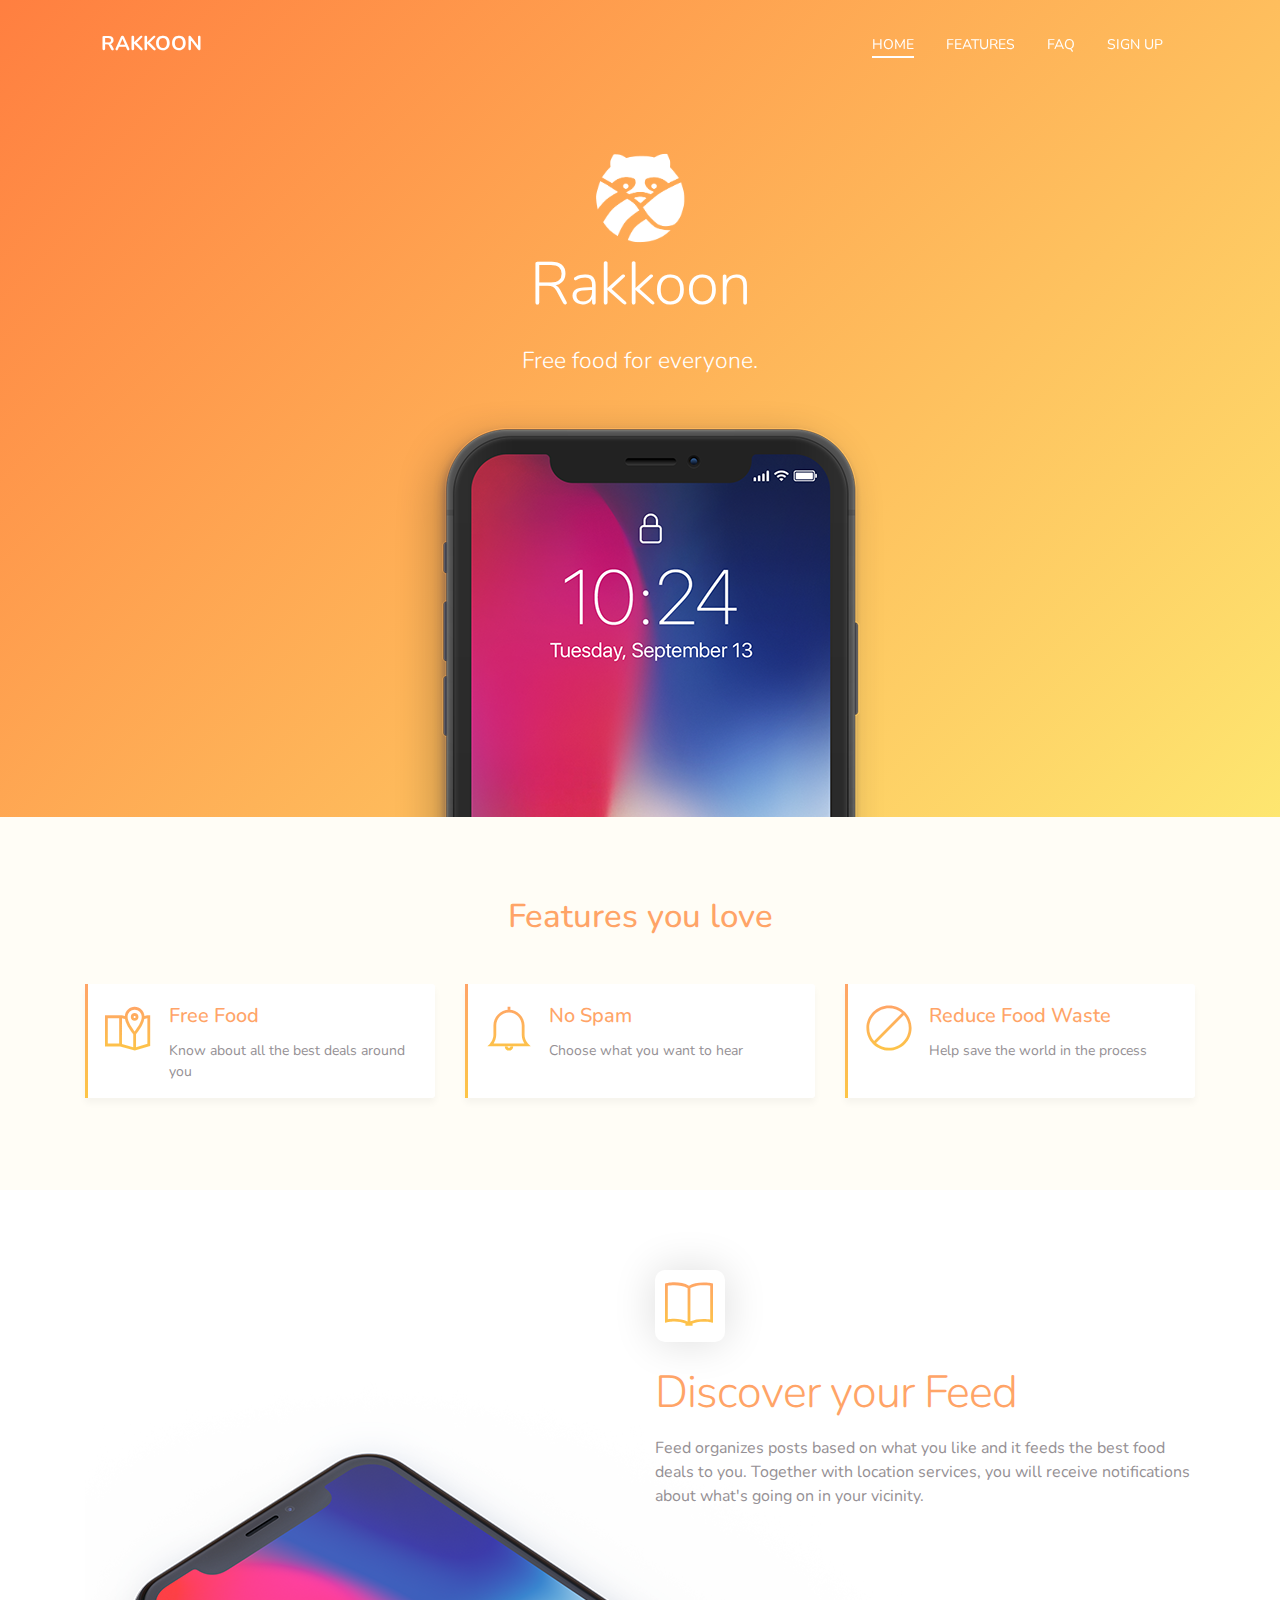
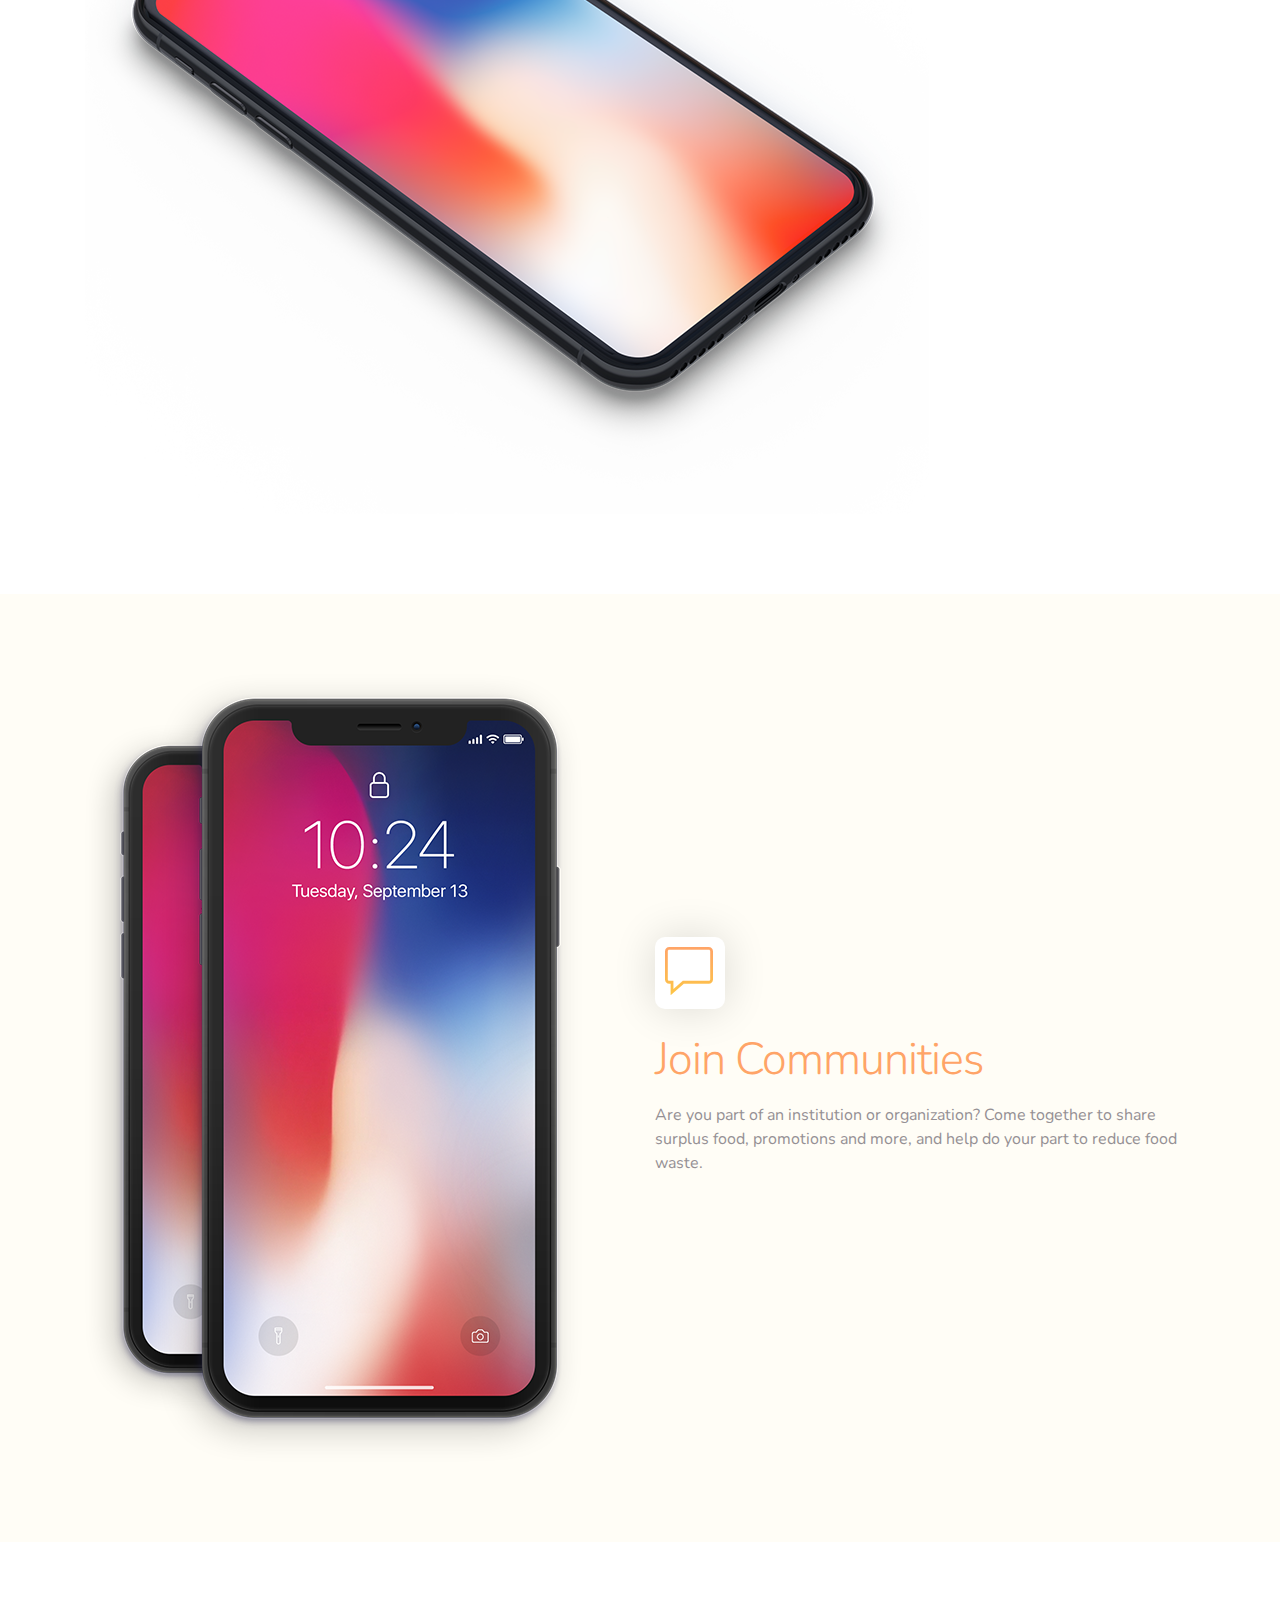
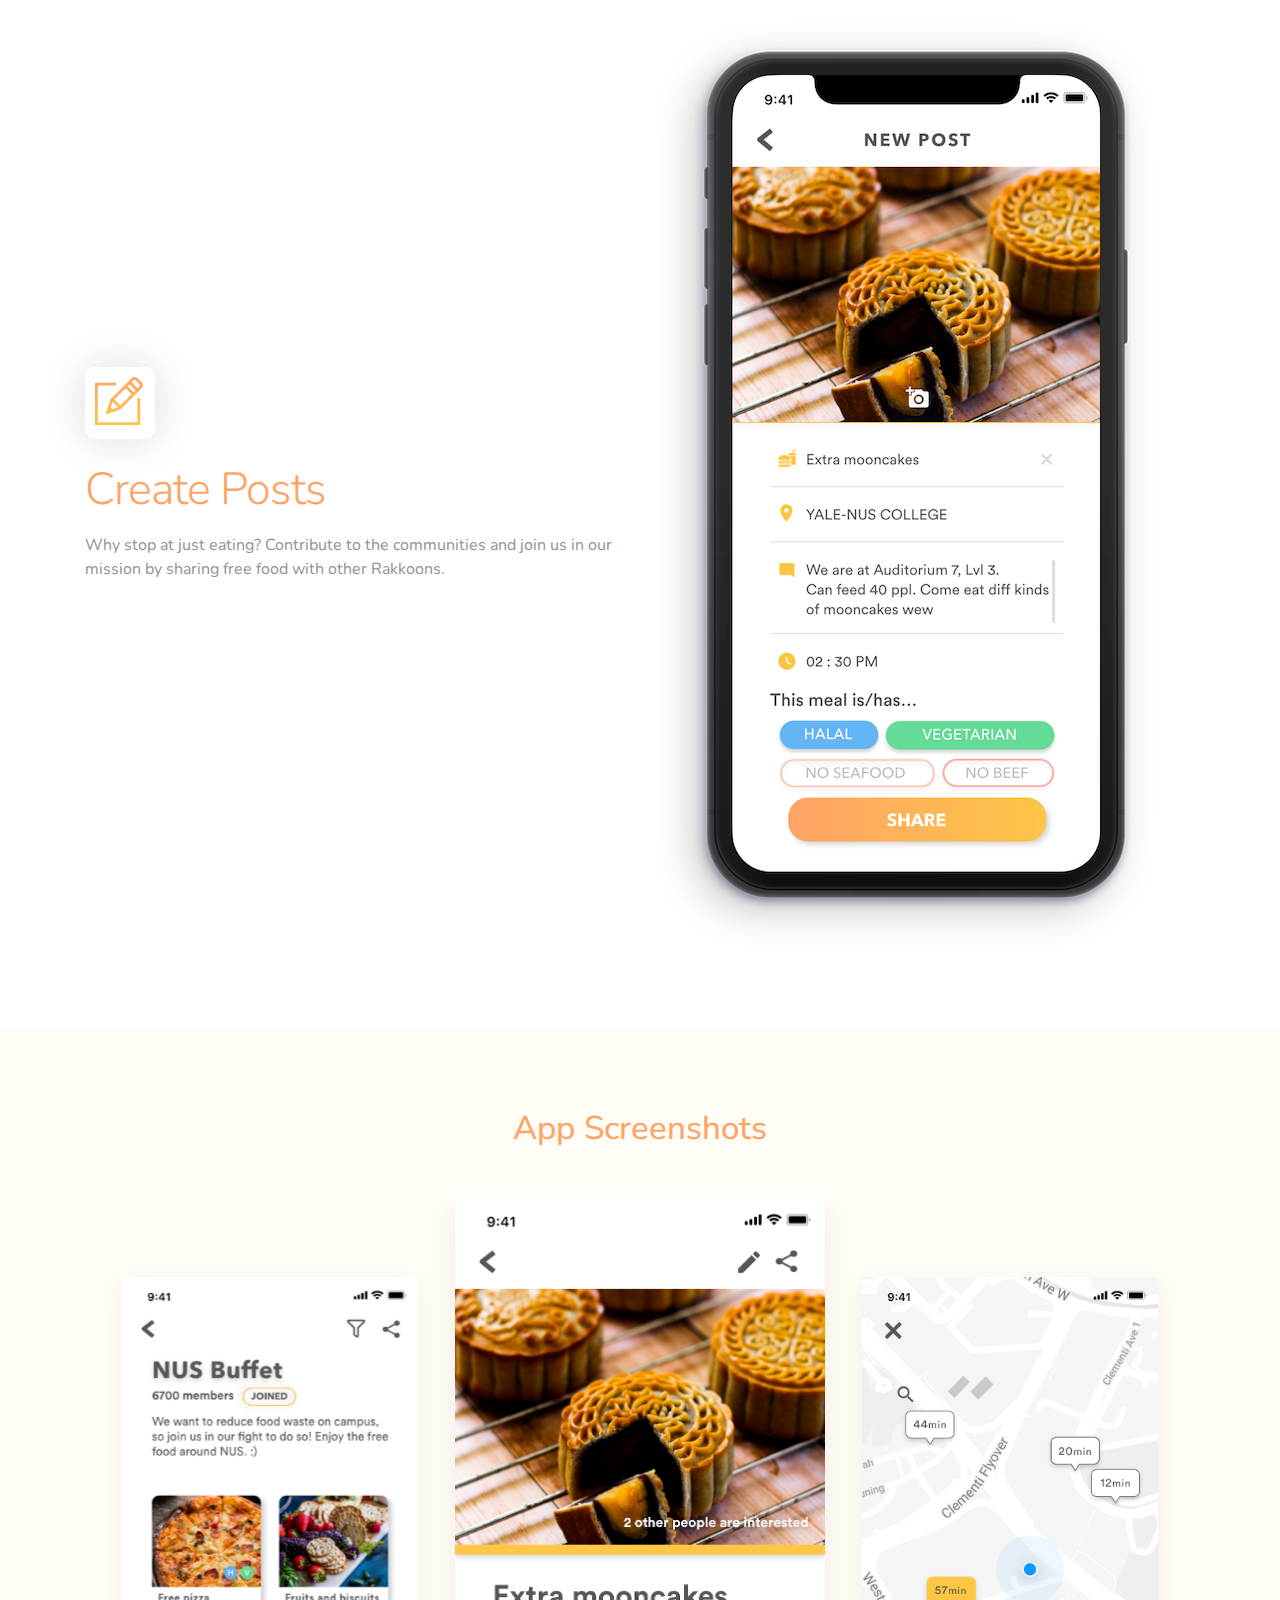
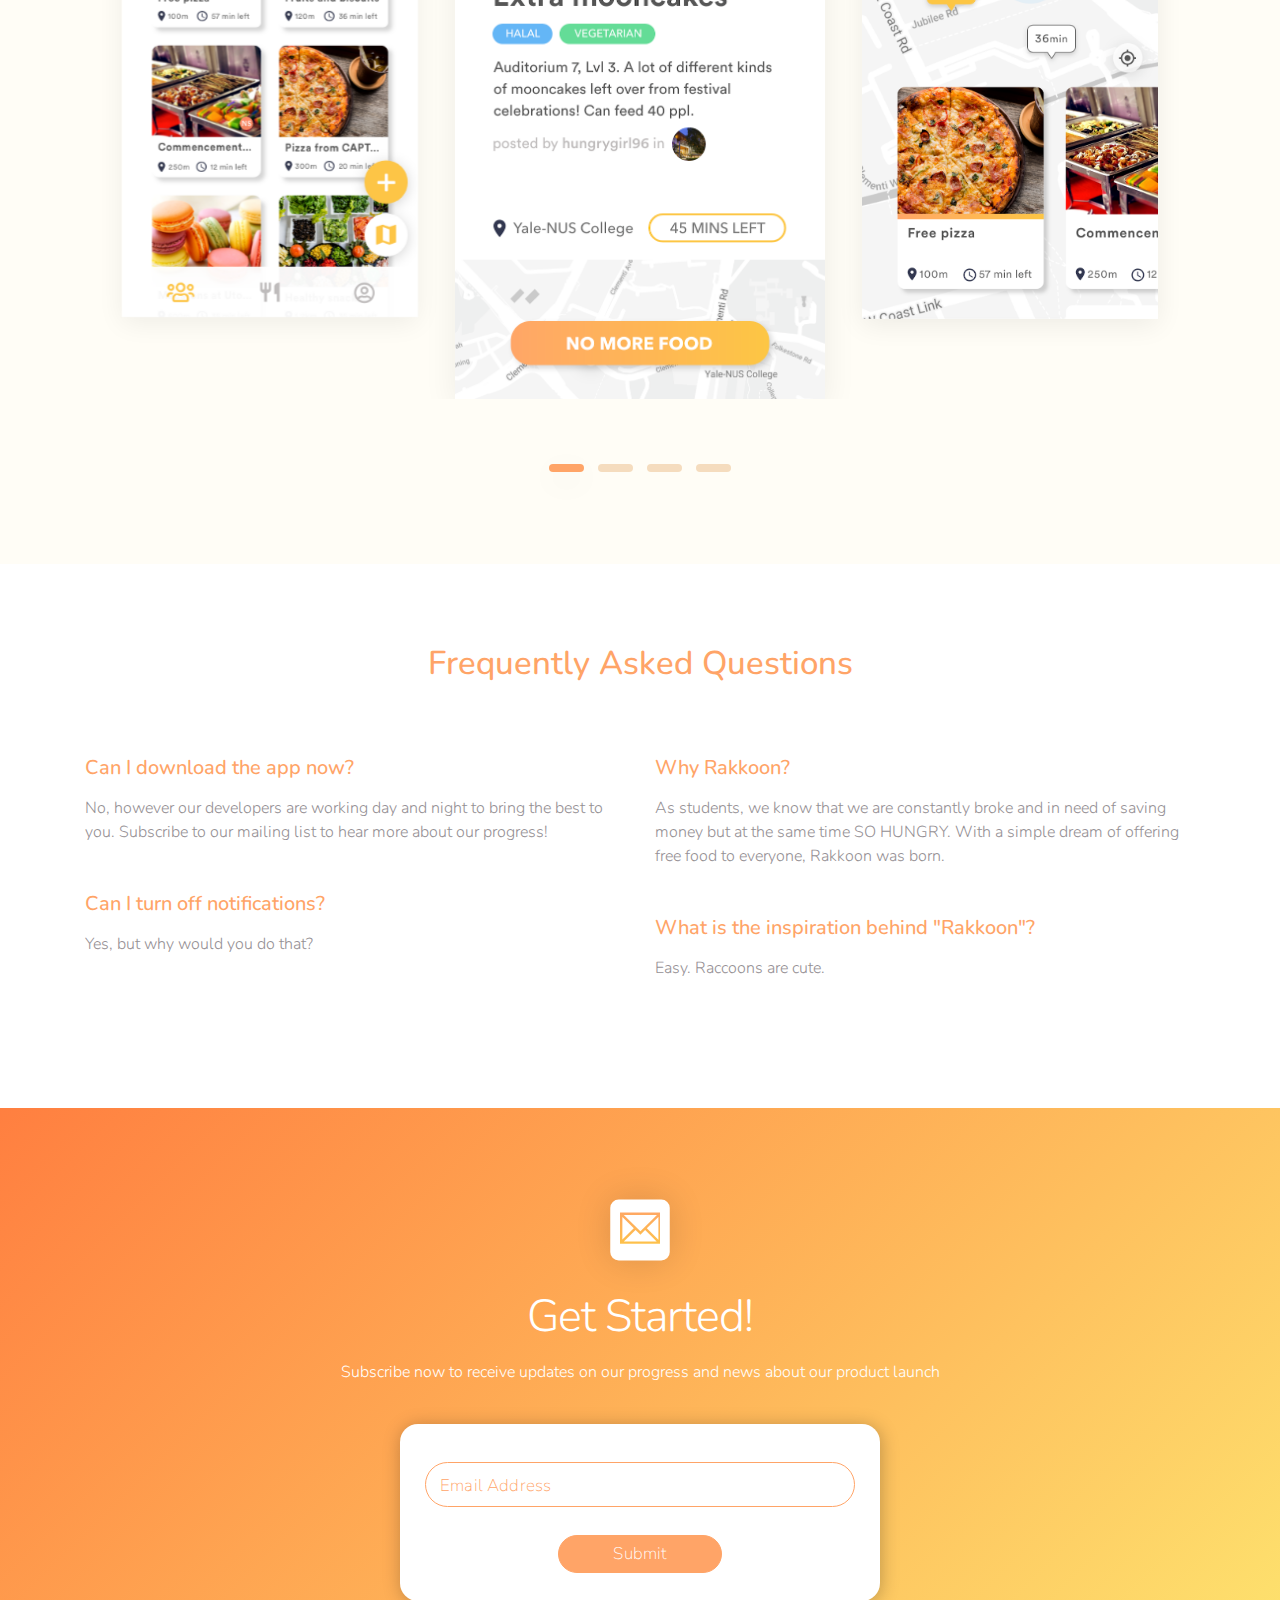
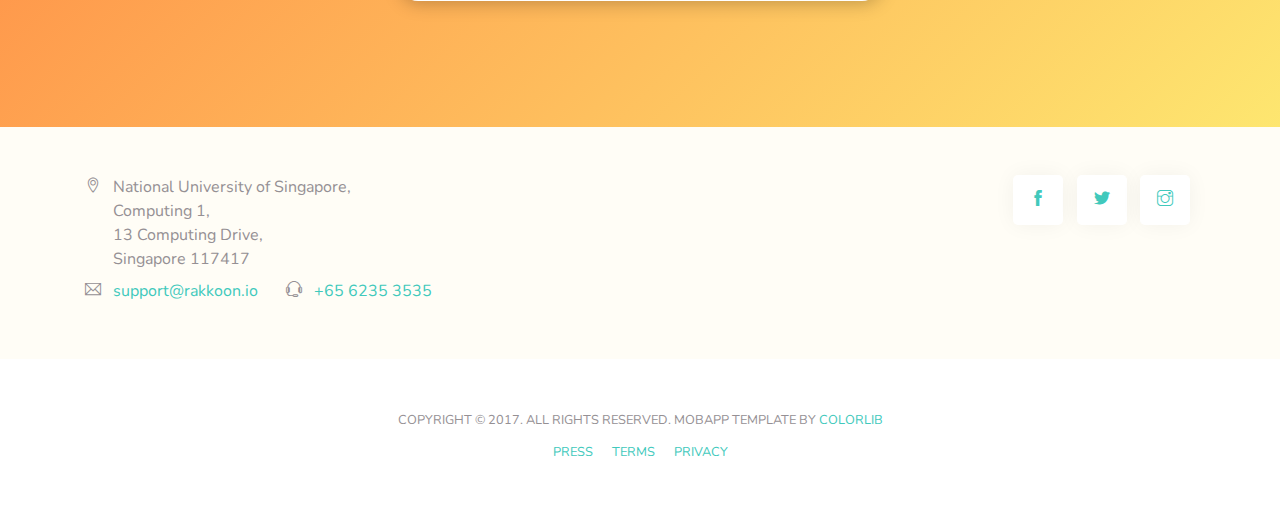
<file: index.html>
<!doctype html>
<html lang="en">

<head>
  <title>Rakkoon</title>
  <!-- Required meta tags -->
  <meta charset="utf-8">
  <meta name="viewport" content="width=device-width, initial-scale=1, shrink-to-fit=no">
  <meta name="description" content="Rakkoon">
  <link rel="shortcut icon" type="image/png" href="images/favicon.png"/>
  <!-- Font -->
  <link rel="dns-prefetch" href="//fonts.googleapis.com">
  <link href="https://fonts.googleapis.com/css?family=Nunito:300,400,700" rel="stylesheet">

  <!-- Bootstrap CSS -->
  <link rel="stylesheet" href="css/bootstrap.min.css">
  <!-- Themify Icons -->
  <link rel="stylesheet" href="css/themify-icons.css">
  <!-- Owl carousel -->
  <link rel="stylesheet" href="css/owl.carousel.min.css">
  <!-- Main css -->
  <link href="css/style.css" rel="stylesheet">

  <link href="css/form.css" rel="stylesheet">
</head>

<body data-spy="scroll" data-target="#navbar" data-offset="30">

  <!-- Nav Menu -->

  <div class="nav-menu fixed-top">
    <div class="container">
      <div class="row">
        <div class="col-md-12">
          <nav class="navbar navbar-light navbar-expand-lg">
            <a class="navbar-brand" href="index.html">
              <!--<img src="images/logo.png" class="img-fluid" alt="logo">-->
              <b>RAKKOON</b>
            </a>
            <button class="navbar-toggler" type="button" data-toggle="collapse" data-target="#navbar" aria-controls="navbar"
              aria-expanded="false" aria-label="Toggle navigation"> <span class="navbar-toggler-icon"></span> </button>
            <div class="collapse navbar-collapse" id="navbar">
              <ul class="navbar-nav ml-auto">
                <li class="nav-item"> <a class="nav-link active" href="#home">HOME <span class="sr-only">(current)</span></a>
                </li>
                <li class="nav-item"> <a class="nav-link" href="#features">FEATURES</a> </li>
                <li class="nav-item"> <a class="nav-link" href="#faq">FAQ</a> </li>
                <li class="nav-item"> <a class="nav-link" href="#subscribe">SIGN UP</a> </li>
              </ul>
            </div>
          </nav>
        </div>
      </div>
    </div>
  </div>

  <header class="bg-gradient" id="home">
    <div class="container mt-5">
      <img src="images/rakkoon-white.png" alt="logo" height="100" width="100"/>
      <h1>Rakkoon</h1>
      <p class="tagline">Free food for everyone.</p>
    </div>
    <div class="img-holder mt-3"><img src="images/iphonex.png" alt="phone" class="img-fluid"></div>
  </header>

  <div class="section light-bg" id="features">


    <div class="container">

      <div class="section-title">
        <!--<small>HIGHLIGHTS</small>-->
        <h3>Features you love</h3>
      </div>


      <div class="row">
        <div class="col-12 col-lg-4">
          <div class="card features">
            <div class="card-body">
              <div class="media">
                <span class="ti-map-alt gradient-fill ti-3x mr-3"></span>
                <div class="media-body">
                  <h4 class="card-title">Free Food</h4>
                  <p class="card-text">Know about all the best deals around you</p>
                </div>
              </div>
            </div>
          </div>
        </div>
        <div class="col-12 col-lg-4">
          <div class="card features">
            <div class="card-body">
              <div class="media">
                <span class="ti-bell gradient-fill ti-3x mr-3"></span>
                <div class="media-body">
                  <h4 class="card-title">No Spam</h4>
                  <p class="card-text">Choose what you want to hear</p>
                </div>
              </div>
            </div>
          </div>
        </div>
        <div class="col-12 col-lg-4">
          <div class="card features">
            <div class="card-body">
              <div class="media">
                <span class="ti-na gradient-fill ti-3x mr-3"></span>
                <div class="media-body">
                  <h4 class="card-title">Reduce Food Waste</h4>
                  <p class="card-text">Help save the world in the process</p>
                </div>
              </div>
            </div>
          </div>
        </div>
      </div>

    </div>



  </div>
  <!-- // end .section -->
  <div class="section">

    <div class="container">
      <div class="row">
        <div class="col-lg-6 offset-lg-6">
          <div class="box-icon"><span class="ti-book gradient-fill ti-3x"></span></div>
          <h2>Discover your Feed</h2>
          <p class="mb-4">Feed organizes posts based on what you like and it feeds the best food deals to you.
            Together with location services, you will receive notifications about what's going on in your vicinity.</p>
          <!--<a href="#" class="btn btn-primary">Read more</a>-->
        </div>
      </div>
      <div class="perspective-phone">
        <img src="images/perspective.png" alt="perspective phone" class="img-fluid">
      </div>
    </div>

  </div>
  <!-- // end .section -->

  <div class="section light-bg">

    <div class="container">
      <div class="row">
        <div class="col-md-6">
          <img src="images/dualphone.png" alt="dual phone" class="img-fluid">
        </div>
        <div class="col-md-6 d-flex align-items-center">
          <div>
            <div class="box-icon"><span class="ti-comment gradient-fill ti-3x"></span></div>
            <h2>Join Communities</h2>
            <p class="mb-4">Are you part of an institution or organization? Come together to share
            surplus food, promotions and more, and help do your part to reduce food waste.</p>
            <!--<a href="#" class="btn btn-primary">Read more</a>-->
          </div>
        </div>
      </div>

    </div>

  </div>
  <!-- // end .section -->

  <div class="section">

    <div class="container">
      <div class="row">
        <div class="col-md-6 d-flex align-items-center">
          <div>
            <div class="box-icon"><span class="ti-pencil-alt gradient-fill ti-3x"></span></div>
            <h2>Create Posts</h2>
            <p class="mb-4">Why stop at just eating? Contribute to the communities and
              join us in our mission by sharing free food with other Rakkoons.</p>
            <!--<a href="#" class="btn btn-primary">Read more</a>-->
          </div>
        </div>
        <div class="col-md-6">
          <img src="images/post.png" alt="dual phone" class="img-fluid">
        </div>
      </div>

    </div>

  </div>
  <!-- // end .section -->

  <div class="section light-bg" id="gallery">
    <div class="container">
      <div class="section-title">
        <!--<small>GALLERY</small>-->
        <h3>App Screenshots</h3>
      </div>

      <div class="img-gallery owl-carousel owl-theme">
        <img src="images/screen1.png" alt="image">
        <img src="images/screen2.png" alt="image">
        <img src="images/screen3.png" alt="image">
        <img src="images/screen4.png" alt="image">
      </div>

    </div>

  </div>
  <!-- // end .section -->

  <div class="section" id="faq">
    <div class="container">
      <div class="section-title">
        <!--<small>FAQ</small>-->
        <h3>Frequently Asked Questions</h3>
      </div>

      <div class="row pt-4">
        <div class="col-md-6">
          <h4 class="mb-3">Can I download the app now?</h4>
          <p class="light-font mb-5">
            No, however our developers are working day and night to bring the best to you.
            Subscribe to our mailing list to hear more about our progress!
          </p>
          <h4 class="mb-3">Can I turn off notifications?</h4>
          <p class="light-font mb-5">Yes, but why would you do that?</p>

        </div>
        <div class="col-md-6">
          <h4 class="mb-3">Why Rakkoon?</h4>
          <p class="light-font mb-5">
            As students, we know that we are constantly broke and in need of saving money
            but at the same time SO HUNGRY. With a simple dream of offering free food to
            everyone, Rakkoon was born.</p>
          <h4 class="mb-3">What is the inspiration behind "Rakkoon"?</h4>
          <p class="light-font mb-5">Easy. Raccoons are cute.</p>

        </div>
      </div>
    </div>

  </div>
  <!-- // end .section -->



  <div class="section bg-gradient" style="padding: 38px 0px" id="subscribe">
    <div class="container">
      <div class="call-to-action">

        <div class="box-icon" style="margin-bottom: 24px"><span class="ti-email gradient-fill ti-3x"></span></div>
        <h2>Get Started!</h2>

        <p class="tagline">
          Subscribe now to receive updates on our progress and news about our product launch
          <!-- Available for all major mobile and desktop platforms. Rapidiously visualize optimal ROI
          rather than enterprise-wide methods of empowerment. -->
        </p>

        <form>
            <!-- <div class="question">
              <input type="text" required/>
              <label>Last Name</label>
            </div> -->
            <div class="question">
              <input type="text" required/>
              <label>Email Address</label>
            </div>
            <button>Submit</button>
        </form>

        <!-- <div class="my-4">
          <a href="#" class="btn btn-light"><img src="images/appleicon.png" alt="icon"> App Store</a>
          <a href="#" class="btn btn-light"><img src="images/playicon.png" alt="icon"> Google play</a>
        </div>
        <p class="text-primary"><small><i>*Works on iOS 10.0.5+, Android Kitkat and above. </i></small></p> -->
      </div>
    </div>

  </div>
  <!-- // end .section -->

  <div class="light-bg py-5">
    <div class="container">
      <div class="row">
        <div class="col-lg-6 text-center text-lg-left">
          <p class="mb-2"> <span class="ti-location-pin mr-2"></span>
            National University of Singapore, <br>
            &nbsp;&nbsp;&nbsp;&nbsp;&nbsp;&nbsp;&nbsp;Computing 1, <br>
            &nbsp;&nbsp;&nbsp;&nbsp;&nbsp;&nbsp;&nbsp;13 Computing Drive, <br>
            &nbsp;&nbsp;&nbsp;&nbsp;&nbsp;&nbsp;&nbsp;Singapore 117417</p>
          <div class=" d-block d-sm-inline-block">
            <p class="mb-2">
              <span class="ti-email mr-2"></span> <a class="mr-4" href="mailto:support@rakkoon.io">support@rakkoon.io</a>
            </p>
          </div>
          <div class="d-block d-sm-inline-block">
            <p class="mb-0">
              <span class="ti-headphone-alt mr-2"></span> <a href="tel:+6562353535">+65 6235 3535</a>
            </p>
          </div>

        </div>
        <div class="col-lg-6">
          <div class="social-icons">
            <a href="#"><span class="ti-facebook"></span></a>
            <a href="#"><span class="ti-twitter-alt"></span></a>
            <a href="#"><span class="ti-instagram"></span></a>
          </div>
        </div>
      </div>

    </div>

  </div>
  <!-- // end .section -->
  <footer class="my-5 text-center">
    <!-- Copyright removal is not prohibited! -->
    <p class="mb-2"><small>COPYRIGHT © 2017. ALL RIGHTS RESERVED. MOBAPP TEMPLATE BY <a href="https://colorlib.com">COLORLIB</a></small></p>

    <small>
      <a href="#" class="m-2">PRESS</a>
      <a href="#" class="m-2">TERMS</a>
      <a href="#" class="m-2">PRIVACY</a>
    </small>
  </footer>

  <!-- jQuery and Bootstrap -->
  <script src="js/jquery-3.2.1.min.js"></script>
  <script src="js/bootstrap.bundle.min.js"></script>
  <!-- Plugins JS -->
  <script src="js/owl.carousel.min.js"></script>
  <!-- Custom JS -->
  <script src="js/script.js"></script>

</body>

</html>
</file>
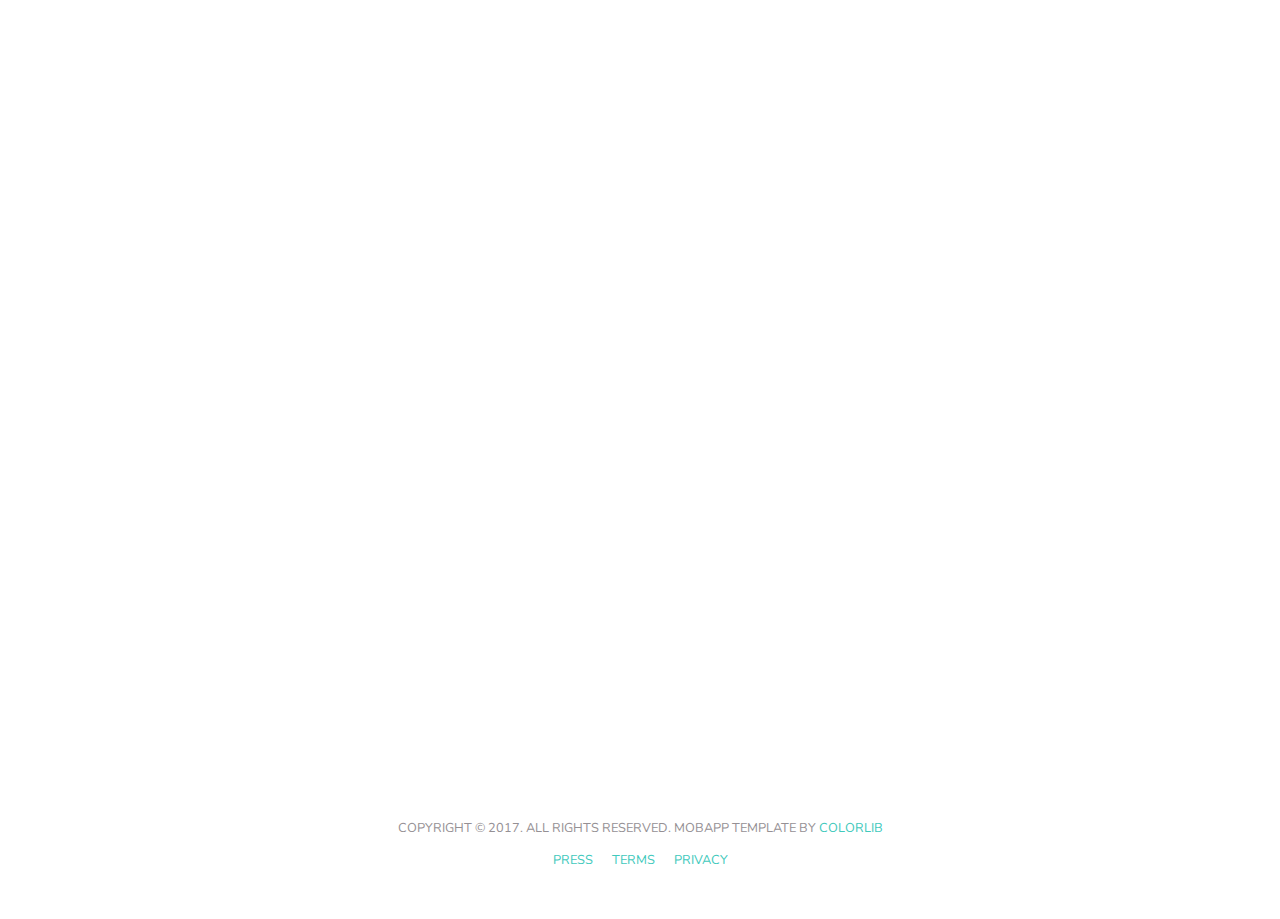
<file: xd.html>
<!doctype html>
<html lang="en">

<head>
  <title>Rakkoon</title>
  <!-- Required meta tags -->
  <meta charset="utf-8">
  <meta name="viewport" content="width=device-width, initial-scale=1, shrink-to-fit=no">
  <meta name="description" content="Rakkoon">
  <link rel="shortcut icon" type="image/png" href="images/favicon.png"/>
  <!-- Font -->
  <link rel="dns-prefetch" href="//fonts.googleapis.com">
  <link href="https://fonts.googleapis.com/css?family=Nunito:300,400,700" rel="stylesheet">

  <!-- Bootstrap CSS -->
  <link rel="stylesheet" href="css/bootstrap.min.css">
  <!-- Themify Icons -->
  <link rel="stylesheet" href="css/themify-icons.css">
  <!-- Owl carousel -->
  <link rel="stylesheet" href="css/owl.carousel.min.css">
  <!-- Main css -->
  <link href="css/style.css" rel="stylesheet">

  <link href="css/form.css" rel="stylesheet">
</head>

<body data-spy="scroll" data-target="#navbar" data-offset="30">

  <!-- Nav Menu -->

  <div class="nav-menu fixed-top">
    <div class="container">
      <div class="row">
        <div class="col-md-12">
          <nav class="navbar navbar-light navbar-expand-lg">
            <a class="navbar-brand" href="index.html">
              <!--<img src="images/logo.png" class="img-fluid" alt="logo">-->
              <b>RAKKOON</b>
            </a>
            <button class="navbar-toggler" type="button" data-toggle="collapse" data-target="#navbar" aria-controls="navbar"
              aria-expanded="false" aria-label="Toggle navigation"> <span class="navbar-toggler-icon"></span> </button>
            <div class="collapse navbar-collapse" id="navbar">
              <ul class="navbar-nav ml-auto">
                <li class="nav-item"> <a class="nav-link active" href="#home">HOME <span class="sr-only">(current)</span></a>
                </li>
                <li class="nav-item"> <a class="nav-link" href="#features">FEATURES</a> </li>
                <li class="nav-item"> <a class="nav-link" href="#faq">FAQ</a> </li>
                <li class="nav-item"> <a class="nav-link" href="#subscribe">SIGN UP</a> </li>
              </ul>
            </div>
          </nav>
        </div>
      </div>
    </div>
  </div>

  <header id="home">
    <!-- <div class="container mt-5">
      <img src="images/rakkoon-white.png" alt="logo" height="100" width="100"/>
      <h1>Rakkoon</h1>
      <p class="tagline">Free food for everyone.</p>
    </div>
    <div class="img-holder mt-3"><img src="images/iphonex.png" alt="phone" class="img-fluid"></div> -->
  </header>

  <!-- width="375"  -->
  <div style="margin-top: 60px; text-align: center; width: 100%;">
      <iframe height="600" src="https://xd.adobe.com/embed/7d077248-e2d0-4c5b-5abb-c88972e64c66-0b36/" frameborder="0" allowfullscreen></iframe>
  </div>

  <!-- // end .section -->
  <footer class="my-5 text-center">
    <!-- Copyright removal is not prohibited! -->
    <p class="mb-2"><small>COPYRIGHT © 2017. ALL RIGHTS RESERVED. MOBAPP TEMPLATE BY <a href="https://colorlib.com">COLORLIB</a></small></p>

    <small>
      <a href="#" class="m-2">PRESS</a>
      <a href="#" class="m-2">TERMS</a>
      <a href="#" class="m-2">PRIVACY</a>
    </small>
  </footer>

  <!-- jQuery and Bootstrap -->
  <script src="js/jquery-3.2.1.min.js"></script>
  <script src="js/bootstrap.bundle.min.js"></script>
  <!-- Plugins JS -->
  <script src="js/owl.carousel.min.js"></script>
  <!-- Custom JS -->
  <script src="js/script.js"></script>

</body>

</html>
</file>
<file: css/themify-icons.css>
@font-face {
    font-family: 'themify';
    src: url('../fonts/themify.eot?-fvbane');
    src: url('../fonts/themify.eot?#iefix-fvbane') format('embedded-opentype'), url('../fonts/themify.woff?-fvbane') format('woff'), url('../fonts/themify.ttf?-fvbane') format('truetype'), url('../fonts/themify.svg?-fvbane#themify') format('svg');
    font-weight: normal;
    font-style: normal;
}

[class^="ti-"],
[class*=" ti-"] {
    font-family: 'themify';
    speak: none;
    font-style: normal;
    font-weight: normal;
    font-variant: normal;
    text-transform: none;
    line-height: 1;
    /* Better Font Rendering =========== */
    -webkit-font-smoothing: antialiased;
    -moz-osx-font-smoothing: grayscale;
}

.ti-wand:before {
    content: "\e600";
}

.ti-volume:before {
    content: "\e601";
}

.ti-user:before {
    content: "\e602";
}

.ti-unlock:before {
    content: "\e603";
}

.ti-unlink:before {
    content: "\e604";
}

.ti-trash:before {
    content: "\e605";
}

.ti-thought:before {
    content: "\e606";
}

.ti-target:before {
    content: "\e607";
}

.ti-tag:before {
    content: "\e608";
}

.ti-tablet:before {
    content: "\e609";
}

.ti-star:before {
    content: "\e60a";
}

.ti-spray:before {
    content: "\e60b";
}

.ti-signal:before {
    content: "\e60c";
}

.ti-shopping-cart:before {
    content: "\e60d";
}

.ti-shopping-cart-full:before {
    content: "\e60e";
}

.ti-settings:before {
    content: "\e60f";
}

.ti-search:before {
    content: "\e610";
}

.ti-zoom-in:before {
    content: "\e611";
}

.ti-zoom-out:before {
    content: "\e612";
}

.ti-cut:before {
    content: "\e613";
}

.ti-ruler:before {
    content: "\e614";
}

.ti-ruler-pencil:before {
    content: "\e615";
}

.ti-ruler-alt:before {
    content: "\e616";
}

.ti-bookmark:before {
    content: "\e617";
}

.ti-bookmark-alt:before {
    content: "\e618";
}

.ti-reload:before {
    content: "\e619";
}

.ti-plus:before {
    content: "\e61a";
}

.ti-pin:before {
    content: "\e61b";
}

.ti-pencil:before {
    content: "\e61c";
}

.ti-pencil-alt:before {
    content: "\e61d";
}

.ti-paint-roller:before {
    content: "\e61e";
}

.ti-paint-bucket:before {
    content: "\e61f";
}

.ti-na:before {
    content: "\e620";
}

.ti-mobile:before {
    content: "\e621";
}

.ti-minus:before {
    content: "\e622";
}

.ti-medall:before {
    content: "\e623";
}

.ti-medall-alt:before {
    content: "\e624";
}

.ti-marker:before {
    content: "\e625";
}

.ti-marker-alt:before {
    content: "\e626";
}

.ti-arrow-up:before {
    content: "\e627";
}

.ti-arrow-right:before {
    content: "\e628";
}

.ti-arrow-left:before {
    content: "\e629";
}

.ti-arrow-down:before {
    content: "\e62a";
}

.ti-lock:before {
    content: "\e62b";
}

.ti-location-arrow:before {
    content: "\e62c";
}

.ti-link:before {
    content: "\e62d";
}

.ti-layout:before {
    content: "\e62e";
}

.ti-layers:before {
    content: "\e62f";
}

.ti-layers-alt:before {
    content: "\e630";
}

.ti-key:before {
    content: "\e631";
}

.ti-import:before {
    content: "\e632";
}

.ti-image:before {
    content: "\e633";
}

.ti-heart:before {
    content: "\e634";
}

.ti-heart-broken:before {
    content: "\e635";
}

.ti-hand-stop:before {
    content: "\e636";
}

.ti-hand-open:before {
    content: "\e637";
}

.ti-hand-drag:before {
    content: "\e638";
}

.ti-folder:before {
    content: "\e639";
}

.ti-flag:before {
    content: "\e63a";
}

.ti-flag-alt:before {
    content: "\e63b";
}

.ti-flag-alt-2:before {
    content: "\e63c";
}

.ti-eye:before {
    content: "\e63d";
}

.ti-export:before {
    content: "\e63e";
}

.ti-exchange-vertical:before {
    content: "\e63f";
}

.ti-desktop:before {
    content: "\e640";
}

.ti-cup:before {
    content: "\e641";
}

.ti-crown:before {
    content: "\e642";
}

.ti-comments:before {
    content: "\e643";
}

.ti-comment:before {
    content: "\e644";
}

.ti-comment-alt:before {
    content: "\e645";
}

.ti-close:before {
    content: "\e646";
}

.ti-clip:before {
    content: "\e647";
}

.ti-angle-up:before {
    content: "\e648";
}

.ti-angle-right:before {
    content: "\e649";
}

.ti-angle-left:before {
    content: "\e64a";
}

.ti-angle-down:before {
    content: "\e64b";
}

.ti-check:before {
    content: "\e64c";
}

.ti-check-box:before {
    content: "\e64d";
}

.ti-camera:before {
    content: "\e64e";
}

.ti-announcement:before {
    content: "\e64f";
}

.ti-brush:before {
    content: "\e650";
}

.ti-briefcase:before {
    content: "\e651";
}

.ti-bolt:before {
    content: "\e652";
}

.ti-bolt-alt:before {
    content: "\e653";
}

.ti-blackboard:before {
    content: "\e654";
}

.ti-bag:before {
    content: "\e655";
}

.ti-move:before {
    content: "\e656";
}

.ti-arrows-vertical:before {
    content: "\e657";
}

.ti-arrows-horizontal:before {
    content: "\e658";
}

.ti-fullscreen:before {
    content: "\e659";
}

.ti-arrow-top-right:before {
    content: "\e65a";
}

.ti-arrow-top-left:before {
    content: "\e65b";
}

.ti-arrow-circle-up:before {
    content: "\e65c";
}

.ti-arrow-circle-right:before {
    content: "\e65d";
}

.ti-arrow-circle-left:before {
    content: "\e65e";
}

.ti-arrow-circle-down:before {
    content: "\e65f";
}

.ti-angle-double-up:before {
    content: "\e660";
}

.ti-angle-double-right:before {
    content: "\e661";
}

.ti-angle-double-left:before {
    content: "\e662";
}

.ti-angle-double-down:before {
    content: "\e663";
}

.ti-zip:before {
    content: "\e664";
}

.ti-world:before {
    content: "\e665";
}

.ti-wheelchair:before {
    content: "\e666";
}

.ti-view-list:before {
    content: "\e667";
}

.ti-view-list-alt:before {
    content: "\e668";
}

.ti-view-grid:before {
    content: "\e669";
}

.ti-uppercase:before {
    content: "\e66a";
}

.ti-upload:before {
    content: "\e66b";
}

.ti-underline:before {
    content: "\e66c";
}

.ti-truck:before {
    content: "\e66d";
}

.ti-timer:before {
    content: "\e66e";
}

.ti-ticket:before {
    content: "\e66f";
}

.ti-thumb-up:before {
    content: "\e670";
}

.ti-thumb-down:before {
    content: "\e671";
}

.ti-text:before {
    content: "\e672";
}

.ti-stats-up:before {
    content: "\e673";
}

.ti-stats-down:before {
    content: "\e674";
}

.ti-split-v:before {
    content: "\e675";
}

.ti-split-h:before {
    content: "\e676";
}

.ti-smallcap:before {
    content: "\e677";
}

.ti-shine:before {
    content: "\e678";
}

.ti-shift-right:before {
    content: "\e679";
}

.ti-shift-left:before {
    content: "\e67a";
}

.ti-shield:before {
    content: "\e67b";
}

.ti-notepad:before {
    content: "\e67c";
}

.ti-server:before {
    content: "\e67d";
}

.ti-quote-right:before {
    content: "\e67e";
}

.ti-quote-left:before {
    content: "\e67f";
}

.ti-pulse:before {
    content: "\e680";
}

.ti-printer:before {
    content: "\e681";
}

.ti-power-off:before {
    content: "\e682";
}

.ti-plug:before {
    content: "\e683";
}

.ti-pie-chart:before {
    content: "\e684";
}

.ti-paragraph:before {
    content: "\e685";
}

.ti-panel:before {
    content: "\e686";
}

.ti-package:before {
    content: "\e687";
}

.ti-music:before {
    content: "\e688";
}

.ti-music-alt:before {
    content: "\e689";
}

.ti-mouse:before {
    content: "\e68a";
}

.ti-mouse-alt:before {
    content: "\e68b";
}

.ti-money:before {
    content: "\e68c";
}

.ti-microphone:before {
    content: "\e68d";
}

.ti-menu:before {
    content: "\e68e";
}

.ti-menu-alt:before {
    content: "\e68f";
}

.ti-map:before {
    content: "\e690";
}

.ti-map-alt:before {
    content: "\e691";
}

.ti-loop:before {
    content: "\e692";
}

.ti-location-pin:before {
    content: "\e693";
}

.ti-list:before {
    content: "\e694";
}

.ti-light-bulb:before {
    content: "\e695";
}

.ti-Italic:before {
    content: "\e696";
}

.ti-info:before {
    content: "\e697";
}

.ti-infinite:before {
    content: "\e698";
}

.ti-id-badge:before {
    content: "\e699";
}

.ti-hummer:before {
    content: "\e69a";
}

.ti-home:before {
    content: "\e69b";
}

.ti-help:before {
    content: "\e69c";
}

.ti-headphone:before {
    content: "\e69d";
}

.ti-harddrives:before {
    content: "\e69e";
}

.ti-harddrive:before {
    content: "\e69f";
}

.ti-gift:before {
    content: "\e6a0";
}

.ti-game:before {
    content: "\e6a1";
}

.ti-filter:before {
    content: "\e6a2";
}

.ti-files:before {
    content: "\e6a3";
}

.ti-file:before {
    content: "\e6a4";
}

.ti-eraser:before {
    content: "\e6a5";
}

.ti-envelope:before {
    content: "\e6a6";
}

.ti-download:before {
    content: "\e6a7";
}

.ti-direction:before {
    content: "\e6a8";
}

.ti-direction-alt:before {
    content: "\e6a9";
}

.ti-dashboard:before {
    content: "\e6aa";
}

.ti-control-stop:before {
    content: "\e6ab";
}

.ti-control-shuffle:before {
    content: "\e6ac";
}

.ti-control-play:before {
    content: "\e6ad";
}

.ti-control-pause:before {
    content: "\e6ae";
}

.ti-control-forward:before {
    content: "\e6af";
}

.ti-control-backward:before {
    content: "\e6b0";
}

.ti-cloud:before {
    content: "\e6b1";
}

.ti-cloud-up:before {
    content: "\e6b2";
}

.ti-cloud-down:before {
    content: "\e6b3";
}

.ti-clipboard:before {
    content: "\e6b4";
}

.ti-car:before {
    content: "\e6b5";
}

.ti-calendar:before {
    content: "\e6b6";
}

.ti-book:before {
    content: "\e6b7";
}

.ti-bell:before {
    content: "\e6b8";
}

.ti-basketball:before {
    content: "\e6b9";
}

.ti-bar-chart:before {
    content: "\e6ba";
}

.ti-bar-chart-alt:before {
    content: "\e6bb";
}

.ti-back-right:before {
    content: "\e6bc";
}

.ti-back-left:before {
    content: "\e6bd";
}

.ti-arrows-corner:before {
    content: "\e6be";
}

.ti-archive:before {
    content: "\e6bf";
}

.ti-anchor:before {
    content: "\e6c0";
}

.ti-align-right:before {
    content: "\e6c1";
}

.ti-align-left:before {
    content: "\e6c2";
}

.ti-align-justify:before {
    content: "\e6c3";
}

.ti-align-center:before {
    content: "\e6c4";
}

.ti-alert:before {
    content: "\e6c5";
}

.ti-alarm-clock:before {
    content: "\e6c6";
}

.ti-agenda:before {
    content: "\e6c7";
}

.ti-write:before {
    content: "\e6c8";
}

.ti-window:before {
    content: "\e6c9";
}

.ti-widgetized:before {
    content: "\e6ca";
}

.ti-widget:before {
    content: "\e6cb";
}

.ti-widget-alt:before {
    content: "\e6cc";
}

.ti-wallet:before {
    content: "\e6cd";
}

.ti-video-clapper:before {
    content: "\e6ce";
}

.ti-video-camera:before {
    content: "\e6cf";
}

.ti-vector:before {
    content: "\e6d0";
}

.ti-themify-logo:before {
    content: "\e6d1";
}

.ti-themify-favicon:before {
    content: "\e6d2";
}

.ti-themify-favicon-alt:before {
    content: "\e6d3";
}

.ti-support:before {
    content: "\e6d4";
}

.ti-stamp:before {
    content: "\e6d5";
}

.ti-split-v-alt:before {
    content: "\e6d6";
}

.ti-slice:before {
    content: "\e6d7";
}

.ti-shortcode:before {
    content: "\e6d8";
}

.ti-shift-right-alt:before {
    content: "\e6d9";
}

.ti-shift-left-alt:before {
    content: "\e6da";
}

.ti-ruler-alt-2:before {
    content: "\e6db";
}

.ti-receipt:before {
    content: "\e6dc";
}

.ti-pin2:before {
    content: "\e6dd";
}

.ti-pin-alt:before {
    content: "\e6de";
}

.ti-pencil-alt2:before {
    content: "\e6df";
}

.ti-palette:before {
    content: "\e6e0";
}

.ti-more:before {
    content: "\e6e1";
}

.ti-more-alt:before {
    content: "\e6e2";
}

.ti-microphone-alt:before {
    content: "\e6e3";
}

.ti-magnet:before {
    content: "\e6e4";
}

.ti-line-double:before {
    content: "\e6e5";
}

.ti-line-dotted:before {
    content: "\e6e6";
}

.ti-line-dashed:before {
    content: "\e6e7";
}

.ti-layout-width-full:before {
    content: "\e6e8";
}

.ti-layout-width-default:before {
    content: "\e6e9";
}

.ti-layout-width-default-alt:before {
    content: "\e6ea";
}

.ti-layout-tab:before {
    content: "\e6eb";
}

.ti-layout-tab-window:before {
    content: "\e6ec";
}

.ti-layout-tab-v:before {
    content: "\e6ed";
}

.ti-layout-tab-min:before {
    content: "\e6ee";
}

.ti-layout-slider:before {
    content: "\e6ef";
}

.ti-layout-slider-alt:before {
    content: "\e6f0";
}

.ti-layout-sidebar-right:before {
    content: "\e6f1";
}

.ti-layout-sidebar-none:before {
    content: "\e6f2";
}

.ti-layout-sidebar-left:before {
    content: "\e6f3";
}

.ti-layout-placeholder:before {
    content: "\e6f4";
}

.ti-layout-menu:before {
    content: "\e6f5";
}

.ti-layout-menu-v:before {
    content: "\e6f6";
}

.ti-layout-menu-separated:before {
    content: "\e6f7";
}

.ti-layout-menu-full:before {
    content: "\e6f8";
}

.ti-layout-media-right-alt:before {
    content: "\e6f9";
}

.ti-layout-media-right:before {
    content: "\e6fa";
}

.ti-layout-media-overlay:before {
    content: "\e6fb";
}

.ti-layout-media-overlay-alt:before {
    content: "\e6fc";
}

.ti-layout-media-overlay-alt-2:before {
    content: "\e6fd";
}

.ti-layout-media-left-alt:before {
    content: "\e6fe";
}

.ti-layout-media-left:before {
    content: "\e6ff";
}

.ti-layout-media-center-alt:before {
    content: "\e700";
}

.ti-layout-media-center:before {
    content: "\e701";
}

.ti-layout-list-thumb:before {
    content: "\e702";
}

.ti-layout-list-thumb-alt:before {
    content: "\e703";
}

.ti-layout-list-post:before {
    content: "\e704";
}

.ti-layout-list-large-image:before {
    content: "\e705";
}

.ti-layout-line-solid:before {
    content: "\e706";
}

.ti-layout-grid4:before {
    content: "\e707";
}

.ti-layout-grid3:before {
    content: "\e708";
}

.ti-layout-grid2:before {
    content: "\e709";
}

.ti-layout-grid2-thumb:before {
    content: "\e70a";
}

.ti-layout-cta-right:before {
    content: "\e70b";
}

.ti-layout-cta-left:before {
    content: "\e70c";
}

.ti-layout-cta-center:before {
    content: "\e70d";
}

.ti-layout-cta-btn-right:before {
    content: "\e70e";
}

.ti-layout-cta-btn-left:before {
    content: "\e70f";
}

.ti-layout-column4:before {
    content: "\e710";
}

.ti-layout-column3:before {
    content: "\e711";
}

.ti-layout-column2:before {
    content: "\e712";
}

.ti-layout-accordion-separated:before {
    content: "\e713";
}

.ti-layout-accordion-merged:before {
    content: "\e714";
}

.ti-layout-accordion-list:before {
    content: "\e715";
}

.ti-ink-pen:before {
    content: "\e716";
}

.ti-info-alt:before {
    content: "\e717";
}

.ti-help-alt:before {
    content: "\e718";
}

.ti-headphone-alt:before {
    content: "\e719";
}

.ti-hand-point-up:before {
    content: "\e71a";
}

.ti-hand-point-right:before {
    content: "\e71b";
}

.ti-hand-point-left:before {
    content: "\e71c";
}

.ti-hand-point-down:before {
    content: "\e71d";
}

.ti-gallery:before {
    content: "\e71e";
}

.ti-face-smile:before {
    content: "\e71f";
}

.ti-face-sad:before {
    content: "\e720";
}

.ti-credit-card:before {
    content: "\e721";
}

.ti-control-skip-forward:before {
    content: "\e722";
}

.ti-control-skip-backward:before {
    content: "\e723";
}

.ti-control-record:before {
    content: "\e724";
}

.ti-control-eject:before {
    content: "\e725";
}

.ti-comments-smiley:before {
    content: "\e726";
}

.ti-brush-alt:before {
    content: "\e727";
}

.ti-youtube:before {
    content: "\e728";
}

.ti-vimeo:before {
    content: "\e729";
}

.ti-twitter:before {
    content: "\e72a";
}

.ti-time:before {
    content: "\e72b";
}

.ti-tumblr:before {
    content: "\e72c";
}

.ti-skype:before {
    content: "\e72d";
}

.ti-share:before {
    content: "\e72e";
}

.ti-share-alt:before {
    content: "\e72f";
}

.ti-rocket:before {
    content: "\e730";
}

.ti-pinterest:before {
    content: "\e731";
}

.ti-new-window:before {
    content: "\e732";
}

.ti-microsoft:before {
    content: "\e733";
}

.ti-list-ol:before {
    content: "\e734";
}

.ti-linkedin:before {
    content: "\e735";
}

.ti-layout-sidebar-2:before {
    content: "\e736";
}

.ti-layout-grid4-alt:before {
    content: "\e737";
}

.ti-layout-grid3-alt:before {
    content: "\e738";
}

.ti-layout-grid2-alt:before {
    content: "\e739";
}

.ti-layout-column4-alt:before {
    content: "\e73a";
}

.ti-layout-column3-alt:before {
    content: "\e73b";
}

.ti-layout-column2-alt:before {
    content: "\e73c";
}

.ti-instagram:before {
    content: "\e73d";
}

.ti-google:before {
    content: "\e73e";
}

.ti-github:before {
    content: "\e73f";
}

.ti-flickr:before {
    content: "\e740";
}

.ti-facebook:before {
    content: "\e741";
}

.ti-dropbox:before {
    content: "\e742";
}

.ti-dribbble:before {
    content: "\e743";
}

.ti-apple:before {
    content: "\e744";
}

.ti-android:before {
    content: "\e745";
}

.ti-save:before {
    content: "\e746";
}

.ti-save-alt:before {
    content: "\e747";
}

.ti-yahoo:before {
    content: "\e748";
}

.ti-wordpress:before {
    content: "\e749";
}

.ti-vimeo-alt:before {
    content: "\e74a";
}

.ti-twitter-alt:before {
    content: "\e74b";
}

.ti-tumblr-alt:before {
    content: "\e74c";
}

.ti-trello:before {
    content: "\e74d";
}

.ti-stack-overflow:before {
    content: "\e74e";
}

.ti-soundcloud:before {
    content: "\e74f";
}

.ti-sharethis:before {
    content: "\e750";
}

.ti-sharethis-alt:before {
    content: "\e751";
}

.ti-reddit:before {
    content: "\e752";
}

.ti-pinterest-alt:before {
    content: "\e753";
}

.ti-microsoft-alt:before {
    content: "\e754";
}

.ti-linux:before {
    content: "\e755";
}

.ti-jsfiddle:before {
    content: "\e756";
}

.ti-joomla:before {
    content: "\e757";
}

.ti-html5:before {
    content: "\e758";
}

.ti-flickr-alt:before {
    content: "\e759";
}

.ti-email:before {
    content: "\e75a";
}

.ti-drupal:before {
    content: "\e75b";
}

.ti-dropbox-alt:before {
    content: "\e75c";
}

.ti-css3:before {
    content: "\e75d";
}

.ti-rss:before {
    content: "\e75e";
}

.ti-rss-alt:before {
    content: "\e75f";
}

.ti-lg {
    font-size: 1.33333333em;
    line-height: 0.75em;
    vertical-align: -15%;
}

.ti-2x {
    font-size: 2em;
}

.ti-3x {
    font-size: 3em;
}

.ti-4x {
    font-size: 4em;
}

.ti-5x {
    font-size: 5em;
}
</file>
<file: css/style.css>
@charset "UTF-8";

/*

Style   : MobApp CSS
Version : 1.0
Author  : Surjith S M
URI     : https://surjithctly.in/

Copyright © All rights Reserved

*/


/*------------------------
[TABLE OF CONTENTS]

1. GLOBAL STYLES
2. NAVBAR
3. HERO
4. TABS
5. TESTIMONIALS
6. IMAGE GALLERY
7. PRICING
8. CALL TO ACTION
9. FOOTER

------------------------*/


/* GLOBAL
----------------------*/

body {
    font-family: 'Nunito', sans-serif;
    position: relative;
}

a {
  color: #41c9bc;
}

a:hover,
a:focus {
    color: #329c93;
}

h1 {
    font-size: 60px;
    font-weight: 300;
    letter-spacing: -1px;
    margin-bottom: 1.5rem;
}

h2 {
    font-size: 45px;
    font-weight: 300;
    color: #FFA467;
    letter-spacing: -1px;
    margin-bottom: 1rem;
}

h3 {
    color: #FFA467;
    font-size: 33px;
    font-weight: 500;
}

h4 {
    font-size: 20px;
    font-weight: 500;
    color: #FFA467;
}

h5 {
    font-size: 28px;
    font-weight: 300;
    color: #FFA467;
    margin-bottom: 0.7rem;
}

p {
    color: #959094;
}

p.lead {
    color: #e38cb7;
    margin-bottom: 2rem;
}

.text-primary {
    color: #e38cb7 !important;
}

.light-font {
    font-weight: 300;
}

.btn {
    font-size: 12px;
    font-weight: 400;
    text-transform: uppercase;
    padding: 0.375rem 1.35rem;
    transition: all 0.3s ease;
}

.btn-outline-light:hover {
    color: #ffa467;
}

.btn-primary {
    border-radius: 3px;
    background-image: -moz-linear-gradient( 122deg, #e54595 0%, #fd378e 100%);
    background-image: -webkit-linear-gradient( 122deg, #e54595 0%, #fd378e 100%);
    background-image: -ms-linear-gradient( 122deg, #e54595 0%, #fd378e 100%);
    background-image: linear-gradient( 122deg, #e54595 0%, #fd378e 100%);
    box-shadow: 0px 9px 32px 0px rgba(0, 0, 0, 0.2);
    font-weight: 500;
    padding: 0.6rem 2rem;
    border: 0;
}

.btn-primary:hover,
.btn-primary:focus,
.btn-primary:active,
.btn-primary:not([disabled]):not(.disabled).active,
.btn-primary:not([disabled]):not(.disabled):active,
.show>.btn-primary.dropdown-toggle {
    background-image: linear-gradient( 122deg, #fd378e 0%, #e54595 100%);
    box-shadow: 0px 9px 32px 0px rgba(0, 0, 0, 0.3);
    color: #FFF;
}

.btn-light {
    border-radius: 3px;
    background: #FFF;
    box-shadow: 0px 9px 32px 0px rgba(0, 0, 0, 0.26);
    font-size: 14px;
    font-weight: 500;
    color: #633991;
    margin: 0.5rem;
    padding: 0.7rem 1.6rem;
    line-height: 1.8;
}

.btn-group-lg>.btn,
.btn-lg {
    padding: 0.8rem 1rem;
    font-size: 15px;
}

.light-bg {
    background-color: #fffdf6;
}

.section {
    padding: 80px 0;
}

.section-title {
    text-align: center;
    margin-bottom: 3rem;
}

.section-title small {
    color: #9b958a;
}

@media (max-width:767px) {
    h1 {
        font-size: 40px;
    }
    h2 {
        font-size: 30px;
    }
}


/* NAVBAR
----------------------*/

.nav-menu {
    padding: 1rem 0;
    transition: all 0.3s ease;
}

.nav-menu.is-scrolling,
.nav-menu.menu-is-open {
    background-color: rgb(255, 255, 255);
    background: -moz-linear-gradient(135deg, rgb(255, 255, 255) 0%, rgb(255, 255, 255) 100%);
    background: -webkit-linear-gradient(135deg, rgb(255, 255, 255) 0%, rgb(255, 255, 255) 100%);
    background: linear-gradient(135deg, rgb(255, 255, 255) 0%, rgb(255, 255, 255) 100%);
    -webkit-box-shadow: 0px 5px 23px 0px rgba(0, 0, 0, 0.1);
    -moz-box-shadow: 0px 5px 23px 0px rgba(0, 0, 0, 0.1);
    box-shadow: 0px 5px 23px 0px rgba(0, 0, 0, 0.1);
}

.nav-menu.is-scrolling {
    padding: 0;
}

.navbar-nav .nav-link {
    position: relative;
}

.menu-is-open .navbar-light .navbar-brand,
.menu-is-open .navbar-light .navbar-nav .nav-link.active,
.menu-is-open .navbar-light .navbar-nav .nav-link {
    color: #ffa467;
}

.is-scrolling .navbar-light .navbar-brand,
.is-scrolling .navbar-light .navbar-nav .nav-link.active,
.is-scrolling .navbar-light .navbar-nav .nav-link {
    color: #ffa467;
}

.is-scrolling .btn-outline-light,
.menu-is-open .btn-outline-light {
    color: #FFA467;
    background-color: transparent;
    background-image: none;
    border-color: #FFA467;
}

.navbar-light .navbar-brand,
.navbar-light .navbar-nav .nav-link.active,
.navbar-light .navbar-nav .nav-link {
    color: #ffffff;
}

.navbar-light .navbar-toggler {
    border-color: transparent;
    color: transparent;
}

@media (min-width: 992px) {
    .navbar-expand-lg .navbar-nav .nav-link {
        padding-right: 1rem;
        padding-left: 1rem;
        font-size: 14px;
    }
    .navbar-nav>.nav-item>.nav-link.active:after {
        content: "";
        border-bottom: 2px solid #ffffff;
        left: 1rem;
        right: 1rem;
        bottom: 5px;
        height: 1px;
        position: absolute;
    }

    .is-scrolling .navbar-nav>.nav-item>.nav-link.active:after {
        content: "";
        border-bottom: 2px solid #FFA467;
        left: 1rem;
        right: 1rem;
        bottom: 5px;
        height: 1px;
        position: absolute;
    }
}

@media (max-width:991px) {
    .navbar-nav.is-scrolling {
        padding-bottom: 1rem;
    }
    .navbar-nav .nav-item {
        text-align: center;
    }
}


/* HERO
----------------------*/

header {
    padding: 100px 0 0;
    text-align: center;
    color: #FFF;
}

.bg-gradient {
    background-image: -moz-linear-gradient( 135deg, rgba(255, 95, 16, 0.8) 0%, rgba(253, 224, 76, 0.8) 100%);
    background-image: -webkit-linear-gradient( 135deg, rgba(255, 95, 16, 0.8) 0%, rgba(253, 224, 76, 0.8) 100%);
    background-image: -ms-linear-gradient( 135deg, rgba(255, 95, 16, 0.8) 0%, rgba(253, 224, 76, 0.8) 100%);
    background-image: linear-gradient( 135deg, rgba(255, 95, 16, 0.8) 0%, rgba(253, 224, 76, 0.8) 100%);
}

.tagline {
    font-size: 23px;
    font-weight: 300;
    color: #fff;
    max-width: 800px;
    margin: 0 auto;
}

.img-holder {
    height: 0;
    padding-bottom: 33%;
    overflow: hidden;
}

@media (max-width:1200px) {
    .img-holder {
        padding-bottom: 50%;
    }
}

@media (max-width:767px) {
    .tagline {
        font-size: 17px;
    }
    .img-holder {
        padding-bottom: 100%;
    }
}


/* FEATURES
----------------------*/

.gradient-fill:before {
    color: #ffa467;
    background: -moz-linear-gradient(top, #ffa467 0%, #fdc546 100%);
    background: -webkit-linear-gradient(top, #ffa467 0%, #fdc546 100%);
    background: linear-gradient(to bottom, #ffa467 0%, #fdc546 100%);
    -webkit-background-clip: text;
    background-clip: text;
    -webkit-text-fill-color: transparent;
}

.card.features {
    border: 0;
    border-radius: 3px;
    box-shadow: 0px 5px 7px 0px rgba(0, 0, 0, 0.04);
    transition: all 0.3s ease;
    height: 90%;
    margin-bottom: 0.5rem;
}

@media (max-width:991px) {
    .card.features {
        margin-bottom: 2rem;
    }
}

.card.features:before {
    content: "";
    position: absolute;
    width: 3px;
    color: #ffa467;
    background: -moz-linear-gradient(top, #ffa467 0%, #fdc546 100%);
    background: -webkit-linear-gradient(top, #ffa467 0%, #fdc546 100%);
    background: linear-gradient(to bottom, #ffa467 0%, #fdc546 100%);
    top: 0;
    bottom: 0;
    left: 0;
}

.card-text {
    font-size: 14px;
}

.card.features:hover {
    transform: translateY(-3px);
    -moz-box-shadow: 0px 5px 30px 0px rgba(0, 0, 0, 0.08);
    -webkit-box-shadow: 0px 5px 30px 0px rgba(0, 0, 0, 0.08);
    box-shadow: 0px 5px 30px 0px rgba(0, 0, 0, 0.08);
}

.box-icon {
    box-shadow: 0px 0px 43px 0px rgba(0, 0, 0, 0.14);
    padding: 10px;
    width: 70px;
    border-radius: 10px;
    margin-bottom: 1.5rem;
    background-color: #FFF;
}

.circle-icon {
    box-shadow: 0px 9px 32px 0px rgba(0, 0, 0, 0.07);
    padding: 10px;
    width: 100px;
    height: 100px;
    border-radius: 50%;
    margin-bottom: 1.5rem;
    background-color: #FFF;
    color: #FFA467;
    font-size: 48px;
    text-align: center;
    line-height: 80px;
    font-weight: 300;
    transition: all 0.3s ease;
}

@media (max-width:992px) {
    .circle-icon {
        width: 70px;
        height: 70px;
        font-size: 28px;
        line-height: 50px;
    }
}

.ui-steps li:hover .circle-icon {
    background-image: -moz-linear-gradient( 122deg, #ffa467 0%, #fdc546 100%);
    background-image: -webkit-linear-gradient( 122deg, #ffa467 0%, #fdc546 100%);
    background-image: -ms-linear-gradient( 122deg, #ffa467 0%, #fdc546 100%);
    background-image: linear-gradient( 122deg, #ffa467 0%, #fdc546 100%);
    box-shadow: 0px 9px 32px 0px rgba(0, 0, 0, 0.09);
    color: #FFF;
}

.ui-steps li {
    padding: 15px 0;
}

.ui-steps li:not(:last-child) {
    border-bottom: 1px solid #f8e3f0;
}

.perspective-phone {
    position: relative;
    z-index: -1;
}

@media (min-width:992px) {
    .perspective-phone {
        margin-top: -150px;
    }
}


/*  TABS
----------------------*/

.tab-content {
    border-bottom-right-radius: 3px;
    border-bottom-left-radius: 3px;
    background-color: #FFF;
    box-shadow: 0px 5px 7px 0px rgba(0, 0, 0, 0.04);
    padding: 3rem;
}

@media (max-width:992px) {
    .tab-content {
        padding: 1.5rem;
    }
}

.tab-content p {
    line-height: 1.8;
}

.tab-content h2 {
    margin-bottom: 0.5rem;
}

.nav-tabs {
    border-bottom: 0;
}

.nav-tabs .nav-item .nav-link,
.nav-tabs .nav-link:focus,
.nav-tabs .nav-link:hover {
    padding: 1rem 1rem;
    border-color: #faf6fb #faf6fb #FFF;
    font-size: 19px;
    color: #b5a4c8;
    background: #f5eff7;
}

.nav-tabs .nav-link.active {
    background: #FFF;
    border-top-width: 3px;
    border-color: #ce75b4 #faf6fb #FFF;
    color: #633991;
}


/*  TESTIMONIALS
----------------------*/

.owl-carousel .owl-item img.client-img {
    width: 110px;
    margin: 30px auto;
    border-radius: 50%;
    box-shadow: 0px 9px 32px 0px rgba(0, 0, 0, 0.07);
}

.testimonials-single {
    text-align: center;
    max-width: 80%;
    margin: 0 auto;
}

.blockquote {
    color: #7a767a;
    font-weight: 300;
}

.owl-next.disabled,
.owl-prev.disabled {
    opacity: 0.5;
}

.owl-prev,
.owl-next {
    position: absolute;
    top: 50%;
    transform: translateY(-50%);
}

.owl-prev {
    left: 0;
}

.owl-next {
    right: 0;
}

.owl-theme .owl-nav.disabled+.owl-dots {
    margin-top: 60px;
}

.owl-theme .owl-dots .owl-dot span {
    background: #f5dcbe;
    width: 35px;
    height: 8px;
    border-radius: 10px;
    transition: all 0.3s ease-in;
}

.owl-theme .owl-dots .owl-dot:hover span {
    background: #ffa467;
}

.owl-theme .owl-dots .owl-dot.active span {
    background: #ffa467;
    box-shadow: 0px 9px 32px 0px rgba(0, 0, 0, 0.07);
}


/*  IMAGE GALLERY
----------------------*/

.img-gallery .owl-item {
    box-shadow: 0px 9px 32px 0px rgba(0, 0, 0, 0.07);
    transform: scale(0.8);
    transition: all 0.3s ease-in;
}

.img-gallery .owl-item.center {
    transform: scale(1);
}


/*  PRICING
----------------------*/

@media (max-width:992px) {
    .card-deck {
        -ms-flex-direction: column;
        flex-direction: column;
    }
    .card-deck .card {
        margin-bottom: 15px;
    }
}

.card.pricing {
    border: 1px solid #f1eef1;
}

.card.pricing.popular {
    border-top-width: 3px;
    border-color: #ce75b4 #faf6fb #FFF;
    box-shadow: 0px 12px 59px 0px rgba(36, 7, 31, 0.11);
    color: #633991;
}

.card.pricing .card-head {
    text-align: center;
    padding: 40px 0 20px;
}

.card.pricing .card-head .price {
    display: block;
    font-size: 45px;
    font-weight: 300;
    color: #633991;
}

.card.pricing .card-head .price sub {
    bottom: 0;
    font-size: 55%;
}

.card.pricing .list-group-item {
    border: 0;
    text-align: center;
    color: #959094;
    padding: 1.05rem 1.25rem;
}

.card.pricing .list-group-item del {
    color: #d9d3d8;
}

.card.pricing .card-body {
    padding: 1.75rem;
}


/*  CALL TO ACTION
----------------------*/

.call-to-action {
    text-align: center;
    color: #FFF;
    margin: 3rem 0;
}

.call-to-action .box-icon {
    margin-left: auto;
    margin-right: auto;
    border-radius: 10px;
    transform: scale(0.85);
    margin-bottom: 2.5rem;
}

.call-to-action h2 {
    color: #FFF;
}

.call-to-action .tagline {
    font-size: 16px;
    font-weight: 300;
    color: #fff;
    max-width: 650px;
    margin: 0 auto;
}

.btn-light img {
    margin-right: 0.4rem;
    vertical-align: text-bottom;
}


/*  FOOTER
----------------------*/

.social-icons {
    text-align: right;
}

.social-icons a {
    background-color: #FFF;
    box-shadow: 0px 0px 21px 0px rgba(0, 0, 0, 0.05);
    width: 50px;
    height: 50px;
    display: inline-block;
    text-align: center;
    line-height: 50px;
    margin: 0 0.3rem;
    border-radius: 5px;
    color: #41c9bc;
    transition: all 0.3s ease;
}

.social-icons a:hover {
    text-decoration: none;
    color: #329c93;
}

@media (max-width:991px) {
    .social-icons {
        text-align: center;
        margin-top: 2rem;
    }
}
</file>
<file: css/form.css>
.transition, form button, form .question label, form .question input[type="text"] {
  -moz-transition: all 0.25s cubic-bezier(0.53, 0.01, 0.35, 1.5);
  -o-transition: all 0.25s cubic-bezier(0.53, 0.01, 0.35, 1.5);
  -webkit-transition: all 0.25s cubic-bezier(0.53, 0.01, 0.35, 1.5);
  transition: all 0.25s cubic-bezier(0.53, 0.01, 0.35, 1.5);
}

/* * {
  font-family: Helvetica, sans-serif;
  font-weight: light;
}

html {
  background-color: #3c3b52;
}
body{
  min-width:600px;
} */

form {
  position: relative;
  display: inline-block;
  width: 88%;
  max-width: 480px;
  /* min-width: 80%; */
  box-sizing: border-box;
  padding: 38px 25px 28px 25px;
  background-color: white;
  border-radius: 18px;
  margin: 40px 0;
  /* left: 50%;
  transform: translate(-50%, 0); */
  box-shadow: 1px 2px 18px rgba(0, 0, 0, .25);
}
form h1 {
  color: #ffa467;
  font-weight: 100;
  letter-spacing: 0.01em;
  margin-left: 15px;
  margin-bottom: 35px;
  text-transform: uppercase;
}
form button {
  width: 38%;
  margin-top: 28px;
  background-color: #ffa467;
  border: 1px solid #ffa467;
  line-height: 0;
  font-size: 17px;
  display: inline-block;
  box-sizing: border-box;
  padding: 18px 16px;
  border-radius: 60px;
  color: white;
  font-weight: 100;
  letter-spacing: 0.01em;
  position: relative;
  z-index: 1;
  cursor:pointer;
}
form button:hover, form button:focus {
  color: white;
  background-color: #ffa467;
}
form .question {
  position: relative;
  padding: 12px 0;
}
form .question:first-of-type {
  padding-top: 0;
}
form .question:last-of-type {
  padding-bottom: 0;
}
form .question label {
  transform-origin: left center;
  color: #ffa467;
  font-weight: 100;
  letter-spacing: 0.01em;
  font-size: 17px;
  box-sizing: border-box;
  padding: 10px 15px;
  display: block;
  position: absolute;
  margin-top: -44px;
  z-index: 2;
  pointer-events: none;
}
form .question input[type="text"] {
  appearance: none;
  background-color: none;
  border: 1px solid #ffa467;
  line-height: 0;
  font-size: 17px;
  width: 100%;
  display: block;
  box-sizing: border-box;
  padding: 10px 15px;
  border-radius: 60px;
  color: #ffa467;
  font-weight: 100;
  letter-spacing: 0.01em;
  position: relative;
  z-index: 1;
}
form .question input[type="text"]:focus {
  outline: none;
  background: #ffa467;
  color: white;
  margin-top: 38px;
}
form .question input[type="text"]:valid {
  margin-top: 38px;
}
form .question input[type="text"]:focus + label {
  font-size: 80%;
  transform: translate(0, -38px);
}
form .question input[type="text"]:valid + label {
  /* text-transform: uppercase; */
  /* font-style: italic; */
  /* transform: translate(5px, -35px) scale(0.6); */
  font-size: 80%;
  transform: translate(0px, -38px);
}
</file>
